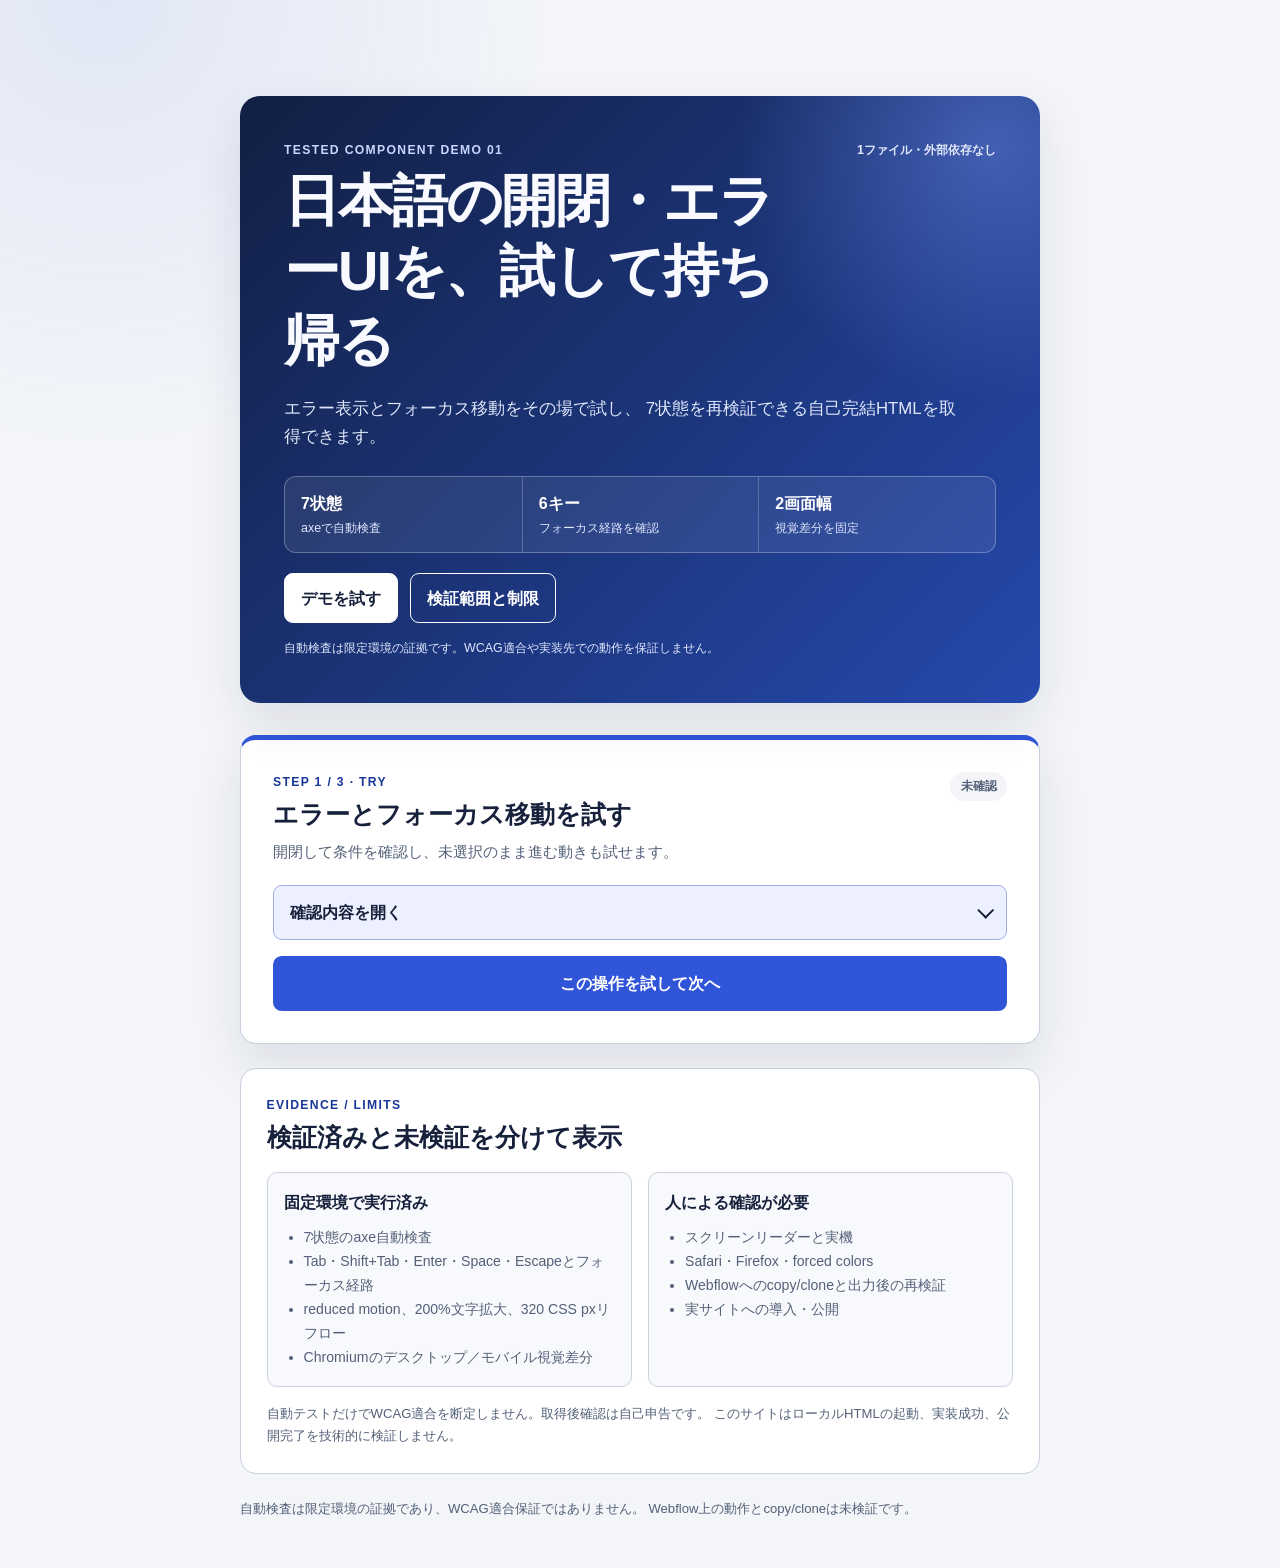
<file: public/index.html>
<!DOCTYPE html>
<html lang="ja">
  <head>
    <meta charset="utf-8">
    <meta name="viewport" content="width=device-width, initial-scale=1">
    <link rel="canonical" href="https://jp-a11y-component-lab.pages.dev/">
    <meta property="og:url" content="https://jp-a11y-component-lab.pages.dev/">
    <link rel="license" href="./LICENSE.txt">
    <meta
      name="description"
      content="日本語の開閉と入力エラーUIを試し、検証手順と自己完結HTML bundleを取得できる単一tested demo。"
    >
    <meta property="og:title" content="日本語Disclosure/Error UI | Tested Component Demo">
    <meta
      property="og:description"
      content="開閉、入力エラー、フォーカス移動を試し、検証可能なコードbundleを取得できます。"
    >
    <meta property="og:type" content="website">
    <meta property="og:locale" content="ja_JP">
    <meta name="twitter:card" content="summary">
    <title>日本語Disclosure/Error UI | Tested Component Demo</title>
    <link rel="stylesheet" href="./styles.css">
    <script type="module" src="./src/app.js"></script>
  </head>
  <body>
    <a class="skip-link" href="#component-heading">コンポーネントへ移動</a>

    <main class="page-shell">
      <header class="intro intro--landing">
        <div class="intro__topline">
          <p class="eyebrow">TESTED COMPONENT DEMO 01</p>
          <p class="version-note">1ファイル・外部依存なし</p>
        </div>
        <h1 id="component-heading">日本語の開閉・エラーUIを、試して持ち帰る</h1>
        <p class="lead">
          エラー表示とフォーカス移動をその場で試し、
          7状態を再検証できる自己完結HTMLを取得できます。
        </p>
        <ul class="proof-strip">
          <li class="proof-item"><strong>7状態</strong><span>axeで自動検査</span></li>
          <li class="proof-item"><strong>6キー</strong><span>フォーカス経路を確認</span></li>
          <li class="proof-item"><strong>2画面幅</strong><span>視覚差分を固定</span></li>
        </ul>
        <div class="intro__actions">
          <a class="hero-link hero-link--primary" href="#disclosure-error-pattern">デモを試す</a>
          <a class="hero-link hero-link--secondary" href="#evidence-summary">検証範囲と制限</a>
        </div>
        <p class="scope-note">
          自動検査は限定環境の証拠です。WCAG適合や実装先での動作を保証しません。
        </p>
      </header>

      <section
        id="disclosure-error-pattern"
        class="pattern-card"
        aria-labelledby="pattern-title"
        data-state="collapsed-pristine"
      >
        <div class="pattern-card__heading">
          <div>
            <p class="step-label">STEP 1 / 3 · TRY</p>
            <h2 id="pattern-title">エラーとフォーカス移動を試す</h2>
            <p class="pattern-card__summary">開閉して条件を確認し、未選択のまま進む動きも試せます。</p>
          </div>
          <span class="state-badge" aria-hidden="true">未確認</span>
        </div>

        <div id="validation-error" class="error-message" role="alert" hidden>
          <p><strong>確認を完了できませんでした。</strong></p>
          <p class="error-message__detail">詳細を開いて「操作条件を確認しました」を選んでください。</p>
          <button class="error-jump" type="button">確認項目へ移動</button>
        </div>

        <button
          id="disclosure-toggle"
          class="disclosure-toggle"
          type="button"
          aria-expanded="false"
          aria-controls="disclosure-panel"
        >
          <span>確認内容を開く</span>
          <span class="toggle-icon" aria-hidden="true"></span>
        </button>

        <div id="disclosure-panel" class="disclosure-panel" hidden>
          <p>
            未選択のまま進むと、エラーを表示してこの確認項目へフォーカスを移します。
            Escapeではパネルを閉じ、開閉ボタンへ戻ります。
          </p>

          <div class="check-row">
            <input
              id="confirmation"
              name="confirmation"
              type="checkbox"
              aria-describedby="confirmation-hint"
              aria-errormessage="validation-error"
            >
            <div>
              <label for="confirmation">操作条件を確認しました</label>
              <p id="confirmation-hint">選択はこのページ内だけで使われ、送信されません。</p>
            </div>
          </div>
        </div>

        <button id="complete-button" class="primary-button" type="button">
          この操作を試して次へ
        </button>

        <p id="completion-status" class="completion-status" role="status" hidden>
          デモ操作を確認しました。次に自己完結HTMLを取得できます。
        </p>
      </section>

      <section id="acquisition-card" class="acquisition-card" aria-labelledby="acquisition-heading" hidden>
        <p class="step-label">STEP 2 / 3 · GET THE CODE</p>
        <h2 id="acquisition-heading">1ファイルのHTMLを取得</h2>
        <p class="acquisition-card__description">
          HTML・CSS・JavaScriptをまとめた自己完結型です。
          保存後に同梱の状態再現APIとrepositoryのrunbookで再検証できます。
        </p>
        <ul class="bundle-facts">
          <li class="bundle-fact">外部通信なし</li>
          <li class="bundle-fact">7状態を再現</li>
          <li class="bundle-fact">SHA-256付き</li>
        </ul>
        <a
          id="bundle-download"
          class="download-button"
          href="./artifacts/jp-disclosure-error-component.html"
          download="jp-disclosure-error-component.html"
        >
          自己完結HTMLを取得
        </a>
        <p id="acquisition-status" class="acquisition-status" role="status" hidden>
          ダウンロードを開始しました。保存したHTMLを開き、同じ操作を確認してください。
        </p>
        <div id="use-confirmation" class="use-confirmation" hidden>
          <p id="use-confirmation-help">
            保存したHTMLを開いて操作確認まで終えた場合だけ、次のボタンを押してください。
            導入・公開の完了は計測しません。記録するのは固定イベント名だけです。
          </p>
          <button
            id="confirm-use-button"
            class="confirmation-button"
            type="button"
            aria-describedby="use-confirmation-help"
          >
            保存したHTMLを開いて確認できた
          </button>
          <p id="use-confirmation-status" class="use-confirmation__status" role="status" hidden>
            自己申告による取得後確認を記録しました。必要な場合だけ、通常の公式ページへ進めます。
          </p>
        </div>
        <p class="hash-note">
          整合性確認:
          <a href="./artifacts/SHA256SUMS" download="SHA256SUMS">SHA-256 manifest</a>
        </p>
      </section>

      <aside id="official-card" class="official-card" aria-labelledby="official-heading" hidden>
        <p class="step-label">STEP 3 / 3 · OPTIONAL</p>
        <h2 id="official-heading">必要なら、サイト制作へ</h2>
        <p class="official-card__description">
          取得後の確認を終え、サイト制作を続ける必要がある場合だけ利用する、
          通常のWebflow公式リンクです。このHTMLの利用には必要ありません。
        </p>
        <a
          id="official-product-link"
          class="text-link"
          href="https://webflow.com/platform"
          target="_blank"
          rel="noopener noreferrer"
        >
          公式サイトを開く<span aria-hidden="true"> ↗</span>
        </a>

      </aside>

      <section id="evidence-summary" class="evidence-card" aria-labelledby="evidence-heading">
        <p class="step-label">EVIDENCE / LIMITS</p>
        <h2 id="evidence-heading">検証済みと未検証を分けて表示</h2>
        <div class="evidence-grid">
          <div>
            <h3>固定環境で実行済み</h3>
            <ul>
              <li>7状態のaxe自動検査</li>
              <li>Tab・Shift+Tab・Enter・Space・Escapeとフォーカス経路</li>
              <li>reduced motion、200%文字拡大、320 CSS pxリフロー</li>
              <li>Chromiumのデスクトップ／モバイル視覚差分</li>
            </ul>
          </div>
          <div>
            <h3>人による確認が必要</h3>
            <ul>
              <li>スクリーンリーダーと実機</li>
              <li>Safari・Firefox・forced colors</li>
              <li>Webflowへのcopy/cloneと出力後の再検証</li>
              <li>実サイトへの導入・公開</li>
            </ul>
          </div>
        </div>
        <p class="evidence-card__note">
          自動テストだけでWCAG適合を断定しません。取得後確認は自己申告です。
          このサイトはローカルHTMLの起動、実装成功、公開完了を技術的に検証しません。
        </p>
      </section>

      <footer class="page-note">
        <p class="page-note__text">
          自動検査は限定環境の証拠であり、WCAG適合保証ではありません。
          Webflow上の動作とcopy/cloneは未検証です。
        </p>
      </footer>
    </main>

    <noscript>このパターンの開閉とエラー確認には JavaScript が必要です。</noscript>
  </body>
</html>
</file>
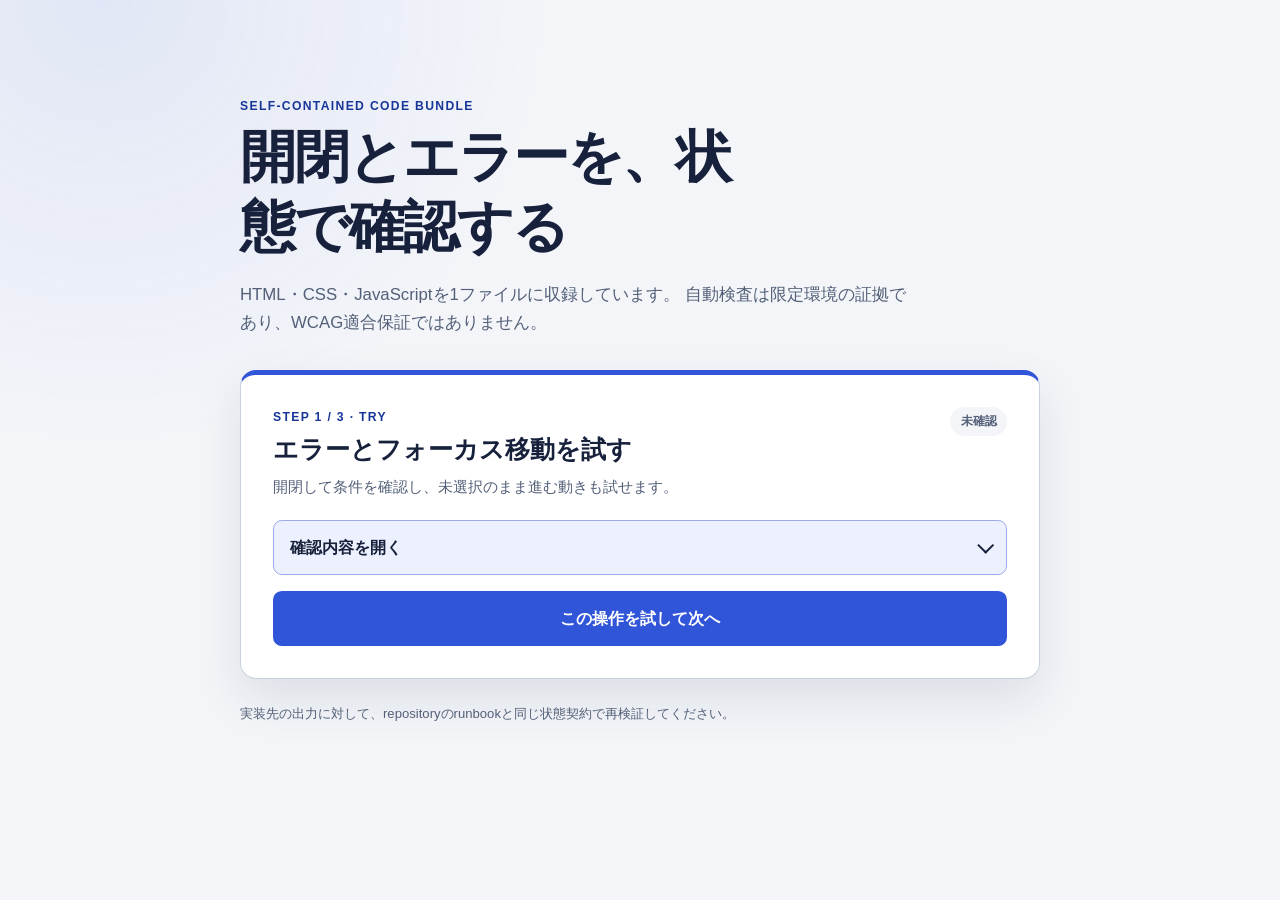
<file: public/artifacts/jp-disclosure-error-component.html>
<!DOCTYPE html>
<html lang="ja">
  <head>
    <meta charset="utf-8">
    <meta name="viewport" content="width=device-width, initial-scale=1">
    <meta name="license" content="Owner-approved license file">
    <meta
      name="description"
      content="日本語の開閉、入力エラー、フォーカス移動を確認できる自己完結型コードbundle。"
    >
    <title>日本語Disclosure/Error UI | Code Bundle</title>
    <style>
:root {
  color-scheme: light;

  --ink: #17213c;
  --muted: #536078;
  --paper: #fff;
  --canvas: #f3f5f9;
  --line: #c9d0de;
  --accent: #3155d9;
  --accent-dark: #173698;
  --accent-soft: #edf1ff;
  --danger: #a51d2d;
  --danger-soft: #fff0f1;
  --success: #176b4d;
  --success-soft: #eaf8f1;
  --focus: #f4b400;
  --shadow: 0 1.25rem 3rem rgb(23 33 60 / 10%);
}

* {
  box-sizing: border-box;
}

html {
  background: var(--canvas);
  font-family: "Hiragino Sans", "Yu Gothic", Meiryo, sans-serif;
  line-height: 1.7;
}

body {
  min-width: 0;
  margin: 0;
  color: var(--ink);
  background:
    radial-gradient(circle at 8% 0%, rgb(49 85 217 / 9%), transparent 28rem),
    var(--canvas);
}

button,
input {
  font: inherit;
}

button,
a {
  -webkit-tap-highlight-color: transparent;
}

button:focus-visible,
a:focus-visible,
input:focus-visible,
input.is-programmatic-focus {
  outline: 0.1875rem solid var(--focus);
  outline-offset: 0.1875rem;
}

.skip-link {
  position: fixed;
  z-index: 10;
  top: 0.75rem;
  left: 0.75rem;
  width: 1px;
  height: 1px;
  padding: 0;
  overflow: hidden;
  color: var(--paper);
  background: var(--ink);
  border: 0;
  border-radius: 0.35rem;
  clip-path: inset(50%);
  transform: translateY(calc(-100% - 1rem));
  white-space: nowrap;
}

.skip-link:focus {
  width: auto;
  height: auto;
  padding: 0.65rem 0.9rem;
  overflow: visible;
  clip-path: none;
  transform: none;
  white-space: normal;
}

.page-shell {
  width: min(100% - 2rem, 50rem);
  margin-inline: auto;
  padding-block: clamp(2.5rem, 8vw, 6rem) 3rem;
}

.intro {
  margin-bottom: 2rem;
}

.eyebrow,
.step-label {
  margin: 0 0 0.35rem;
  color: var(--accent-dark);
  font-size: 0.76rem;
  font-weight: 800;
  letter-spacing: 0.11em;
}

h1,
h2,
p {
  overflow-wrap: anywhere;
}

h1 {
  max-width: 17ch;
  margin: 0;
  font-size: clamp(2rem, 6vw, 3.5rem);
  line-height: 1.25;
  letter-spacing: -0.035em;
}

h2 {
  margin: 0;
  font-size: clamp(1.25rem, 3vw, 1.55rem);
  line-height: 1.4;
}

.lead {
  max-width: 42rem;
  margin: 1.15rem 0 0;
  color: var(--muted);
  font-size: 1.05rem;
}

.pattern-card {
  padding: clamp(1.1rem, 4vw, 2rem);
  background: var(--paper);
  border: 1px solid var(--line);
  border-top: 0.35rem solid var(--accent);
  border-radius: 1rem;
  box-shadow: var(--shadow);
}

.pattern-card__heading {
  display: flex;
  gap: 1rem;
  align-items: flex-start;
  justify-content: space-between;
  margin-bottom: 1.25rem;
}

.pattern-card__summary {
  max-width: 34rem;
  margin: 0.45rem 0 0;
  color: var(--muted);
  font-size: 0.92rem;
}

.state-badge {
  flex: 0 0 auto;
  padding: 0.25rem 0.65rem;
  color: var(--muted);
  background: var(--canvas);
  border-radius: 999px;
  font-size: 0.78rem;
  font-weight: 700;
}

[data-state$="ready"] .state-badge,
[data-state="completed"] .state-badge {
  color: var(--success);
  background: var(--success-soft);
}

[data-state*="error"] .state-badge {
  color: var(--danger);
  background: var(--danger-soft);
}

.error-message {
  margin-bottom: 1rem;
  padding: 1rem;
  color: #74111e;
  background: var(--danger-soft);
  border: 1px solid #e69ca5;
  border-left: 0.35rem solid var(--danger);
  border-radius: 0.5rem;
}

.error-message p {
  margin: 0;
}

.error-message__detail {
  margin-top: 0.25rem;
}

.error-jump {
  margin-top: 0.55rem;
  padding: 0;
  color: var(--danger);
  background: transparent;
  border: 0;
  font-weight: 700;
  text-decoration: underline;
  text-underline-offset: 0.2em;
  cursor: pointer;
}

.disclosure-toggle {
  display: flex;
  width: 100%;
  min-height: 3.25rem;
  padding: 0.8rem 1rem;
  align-items: center;
  justify-content: space-between;
  color: var(--ink);
  background: var(--accent-soft);
  border: 1px solid #9cabe9;
  border-radius: 0.55rem;
  font-weight: 750;
  text-align: left;
  cursor: pointer;
}

.disclosure-toggle:hover {
  background: #e1e7ff;
}

.toggle-icon {
  width: 0.75rem;
  height: 0.75rem;
  margin-left: 1rem;
  border-right: 0.16rem solid currentcolor;
  border-bottom: 0.16rem solid currentcolor;
  transform: rotate(45deg) translateY(-0.15rem);
  transition: transform 160ms ease-out;
}

[aria-expanded="true"] .toggle-icon {
  transform: rotate(225deg) translate(-0.1rem, -0.1rem);
}

.disclosure-panel {
  padding: 1rem 0.2rem 0;
}

.disclosure-panel > p {
  margin: 0 0 1rem;
  color: var(--muted);
}

.check-row {
  display: grid;
  grid-template-columns: auto minmax(0, 1fr);
  gap: 0.7rem;
  align-items: start;
  padding: 1rem;
  background: #f8f9fc;
  border: 1px solid var(--line);
  border-radius: 0.55rem;
}

.check-row input {
  width: 1.5rem;
  height: 1.5rem;
  margin: 0.12rem 0 0;
  accent-color: var(--accent);
}

.check-row input[aria-invalid="true"] {
  box-shadow: 0 0 0 0.18rem var(--danger);
}

.check-row label {
  display: inline-block;
  font-weight: 750;
  cursor: pointer;
}

.check-row p {
  margin: 0.25rem 0 0;
  color: var(--muted);
  font-size: 0.88rem;
}

.primary-button {
  width: 100%;
  min-height: 3.25rem;
  margin-top: 1rem;
  padding: 0.75rem 1rem;
  color: var(--paper);
  background: var(--accent);
  border: 0.125rem solid var(--accent);
  border-radius: 0.55rem;
  font-weight: 750;
  cursor: pointer;
}

.primary-button:hover {
  background: var(--accent-dark);
  border-color: var(--accent-dark);
}

.completion-status {
  margin: 1rem 0 0;
  padding: 0.9rem 1rem;
  color: #10543c;
  background: var(--success-soft);
  border: 1px solid #8bc8ae;
  border-radius: 0.55rem;
  font-weight: 700;
}

.page-note {
  padding: 1.5rem 0 0;
  color: var(--muted);
  font-size: 0.82rem;
}

.page-note__text {
  margin: 0;
}

noscript {
  display: block;
  padding: 1rem;
  color: #74111e;
  background: var(--danger-soft);
}

[hidden] {
  display: none !important;
}

@media (width <= 34rem) {
  .page-shell {
    width: min(100% - 16px, 50rem);
    padding-top: 2.5rem;
  }

  .pattern-card,
  .error-message,
  .check-row {
    padding-inline: 16px;
  }

  .disclosure-toggle,
  .primary-button {
    padding-inline: 16px;
  }

  .pattern-card__heading {
    display: block;
  }

  .state-badge {
    display: inline-block;
    margin-top: 0.6rem;
  }
}

@media (prefers-reduced-motion: reduce) {
  *,
  *::before,
  *::after {
    scroll-behavior: auto !important;
    transition-duration: 0.01ms !important;
    animation-duration: 0.01ms !important;
    animation-iteration-count: 1 !important;
  }
}
    </style>
  </head>
  <body>
    <a class="skip-link" href="#component-heading">コンポーネントへ移動</a>
    <main class="page-shell">
      <header class="intro">
        <p class="eyebrow">SELF-CONTAINED CODE BUNDLE</p>
        <h1 id="component-heading">開閉とエラーを、状態で確認する</h1>
        <p class="lead">
          HTML・CSS・JavaScriptを1ファイルに収録しています。
          自動検査は限定環境の証拠であり、WCAG適合保証ではありません。
        </p>
      </header>

<section
        id="disclosure-error-pattern"
        class="pattern-card"
        aria-labelledby="pattern-title"
        data-state="collapsed-pristine"
      >
        <div class="pattern-card__heading">
          <div>
            <p class="step-label">STEP 1 / 3 · TRY</p>
            <h2 id="pattern-title">エラーとフォーカス移動を試す</h2>
            <p class="pattern-card__summary">開閉して条件を確認し、未選択のまま進む動きも試せます。</p>
          </div>
          <span class="state-badge" aria-hidden="true">未確認</span>
        </div>

        <div id="validation-error" class="error-message" role="alert" hidden>
          <p><strong>確認を完了できませんでした。</strong></p>
          <p class="error-message__detail">詳細を開いて「操作条件を確認しました」を選んでください。</p>
          <button class="error-jump" type="button">確認項目へ移動</button>
        </div>

        <button
          id="disclosure-toggle"
          class="disclosure-toggle"
          type="button"
          aria-expanded="false"
          aria-controls="disclosure-panel"
        >
          <span>確認内容を開く</span>
          <span class="toggle-icon" aria-hidden="true"></span>
        </button>

        <div id="disclosure-panel" class="disclosure-panel" hidden>
          <p>
            未選択のまま進むと、エラーを表示してこの確認項目へフォーカスを移します。
            Escapeではパネルを閉じ、開閉ボタンへ戻ります。
          </p>

          <div class="check-row">
            <input
              id="confirmation"
              name="confirmation"
              type="checkbox"
              aria-describedby="confirmation-hint"
              aria-errormessage="validation-error"
            >
            <div>
              <label for="confirmation">操作条件を確認しました</label>
              <p id="confirmation-hint">選択はこのページ内だけで使われ、送信されません。</p>
            </div>
          </div>
        </div>

        <button id="complete-button" class="primary-button" type="button">
          この操作を試して次へ
        </button>

        <p id="completion-status" class="completion-status" role="status" hidden>
          デモ操作を確認しました。次に自己完結HTMLを取得できます。
        </p>
      </section>

      <footer class="page-note">
        <p class="page-note__text">
          実装先の出力に対して、repositoryのrunbookと同じ状態契約で再検証してください。
        </p>
      </footer>
    </main>

    <script>
const VALID_STATES = new Set([
  "collapsed-pristine",
  "expanded-pristine",
  "collapsed-error",
  "expanded-error",
  "collapsed-ready",
  "expanded-ready",
  "completed"
]);

class DisclosureErrorPattern {
  constructor(root, { onReadyForAcquisition = () => {} } = {}) {
    this.root = root;
    this.onReadyForAcquisition = onReadyForAcquisition;
    this.toggle = root.querySelector("#disclosure-toggle");
    this.panel = root.querySelector("#disclosure-panel");
    this.checkbox = root.querySelector("#confirmation");
    this.completeButton = root.querySelector("#complete-button");
    this.error = root.querySelector("#validation-error");
    this.errorJump = root.querySelector(".error-jump");
    this.status = root.querySelector("#completion-status");
    this.badge = root.querySelector(".state-badge");
    this.open = false;
    this.checked = false;
    this.hasError = false;
    this.completed = false;

    this.bindEvents();
    this.render();
  }

  bindEvents() {
    this.toggle.addEventListener("click", () => {
      this.completed = false;
      this.open = !this.open;
      this.render();
    });

    this.panel.addEventListener("keydown", (event) => {
      if (event.key !== "Escape") return;
      event.preventDefault();
      this.open = false;
      this.render();
      this.toggle.focus();
    });

    this.checkbox.addEventListener("change", () => {
      this.checked = this.checkbox.checked;
      this.hasError = false;
      this.completed = false;
      this.render();
    });

    this.checkbox.addEventListener("blur", () => {
      this.checkbox.classList.remove("is-programmatic-focus");
    });

    this.completeButton.addEventListener("click", () => {
      if (!this.checked) {
        this.open = true;
        this.hasError = true;
        this.completed = false;
        this.render();
        this.focusCheckbox();
        return;
      }

      this.open = false;
      this.hasError = false;
      this.completed = true;
      this.render();
      this.onReadyForAcquisition();
    });

    this.errorJump.addEventListener("click", () => {
      this.open = true;
      this.render();
      this.focusCheckbox();
    });
  }

  focusCheckbox() {
    this.checkbox.classList.add("is-programmatic-focus");
    this.checkbox.focus();
  }

  get state() {
    if (this.completed) return "completed";
    const visibility = this.open ? "expanded" : "collapsed";
    const condition = this.hasError ? "error" : this.checked ? "ready" : "pristine";
    return `${visibility}-${condition}`;
  }

  render() {
    const state = this.state;
    this.root.dataset.state = state;
    this.toggle.setAttribute("aria-expanded", String(this.open));
    this.panel.hidden = !this.open;
    this.checkbox.checked = this.checked;
    this.checkbox.setAttribute("aria-invalid", String(this.hasError));
    this.error.hidden = !this.hasError;
    this.status.hidden = !this.completed;
    this.badge.textContent = this.hasError ? "要確認" : this.checked ? "確認済み" : "未確認";
  }

  setState(state) {
    if (!VALID_STATES.has(state)) throw new Error(`Unknown state: ${state}`);

    this.open = state.startsWith("expanded");
    this.checked = state.includes("ready") || state === "completed";
    this.hasError = state.includes("error");
    this.completed = state === "completed";
    this.render();
  }
}

const TEST_STATES = Object.freeze([...VALID_STATES]);

const root = document.querySelector("#disclosure-error-pattern");
const component = new DisclosureErrorPattern(root);

window.__componentTestApi = Object.freeze({
  setState: (state) => component.setState(state),
  states: TEST_STATES,
  getState: () => component.state
});
    </script>
    <!--
MIT License

Copyright (c) 2026 Plainproof Labs

Permission is hereby granted, free of charge, to any person obtaining a copy
of this software and associated documentation files (the "Software"), to deal
in the Software without restriction, including without limitation the rights
to use, copy, modify, merge, publish, distribute, sublicense, and/or sell
copies of the Software, and to permit persons to whom the Software is
furnished to do so, subject to the following conditions:

The above copyright notice and this permission notice shall be included in all
copies or substantial portions of the Software.

THE SOFTWARE IS PROVIDED "AS IS", WITHOUT WARRANTY OF ANY KIND, EXPRESS OR
IMPLIED, INCLUDING BUT NOT LIMITED TO THE WARRANTIES OF MERCHANTABILITY,
FITNESS FOR A PARTICULAR PURPOSE AND NONINFRINGEMENT. IN NO EVENT SHALL THE
AUTHORS OR COPYRIGHT HOLDERS BE LIABLE FOR ANY CLAIM, DAMAGES OR OTHER
LIABILITY, WHETHER IN AN ACTION OF CONTRACT, TORT OR OTHERWISE, ARISING FROM,
OUT OF OR IN CONNECTION WITH THE SOFTWARE OR THE USE OR OTHER DEALINGS IN THE
SOFTWARE.
    -->
  </body>
</html>
</file>
<file: public/styles.css>
/* component-bundle:start */
:root {
  color-scheme: light;

  --ink: #17213c;
  --muted: #536078;
  --paper: #fff;
  --canvas: #f3f5f9;
  --line: #c9d0de;
  --accent: #3155d9;
  --accent-dark: #173698;
  --accent-soft: #edf1ff;
  --danger: #a51d2d;
  --danger-soft: #fff0f1;
  --success: #176b4d;
  --success-soft: #eaf8f1;
  --focus: #f4b400;
  --shadow: 0 1.25rem 3rem rgb(23 33 60 / 10%);
}

* {
  box-sizing: border-box;
}

html {
  background: var(--canvas);
  font-family: "Hiragino Sans", "Yu Gothic", Meiryo, sans-serif;
  line-height: 1.7;
}

body {
  min-width: 0;
  margin: 0;
  color: var(--ink);
  background:
    radial-gradient(circle at 8% 0%, rgb(49 85 217 / 9%), transparent 28rem),
    var(--canvas);
}

button,
input {
  font: inherit;
}

button,
a {
  -webkit-tap-highlight-color: transparent;
}

button:focus-visible,
a:focus-visible,
input:focus-visible,
input.is-programmatic-focus {
  outline: 0.1875rem solid var(--focus);
  outline-offset: 0.1875rem;
}

.skip-link {
  position: fixed;
  z-index: 10;
  top: 0.75rem;
  left: 0.75rem;
  width: 1px;
  height: 1px;
  padding: 0;
  overflow: hidden;
  color: var(--paper);
  background: var(--ink);
  border: 0;
  border-radius: 0.35rem;
  clip-path: inset(50%);
  transform: translateY(calc(-100% - 1rem));
  white-space: nowrap;
}

.skip-link:focus {
  width: auto;
  height: auto;
  padding: 0.65rem 0.9rem;
  overflow: visible;
  clip-path: none;
  transform: none;
  white-space: normal;
}

.page-shell {
  width: min(100% - 2rem, 50rem);
  margin-inline: auto;
  padding-block: clamp(2.5rem, 8vw, 6rem) 3rem;
}

.intro {
  margin-bottom: 2rem;
}

.eyebrow,
.step-label {
  margin: 0 0 0.35rem;
  color: var(--accent-dark);
  font-size: 0.76rem;
  font-weight: 800;
  letter-spacing: 0.11em;
}

h1,
h2,
p {
  overflow-wrap: anywhere;
}

h1 {
  max-width: 17ch;
  margin: 0;
  font-size: clamp(2rem, 6vw, 3.5rem);
  line-height: 1.25;
  letter-spacing: -0.035em;
}

h2 {
  margin: 0;
  font-size: clamp(1.25rem, 3vw, 1.55rem);
  line-height: 1.4;
}

.lead {
  max-width: 42rem;
  margin: 1.15rem 0 0;
  color: var(--muted);
  font-size: 1.05rem;
}

.pattern-card {
  padding: clamp(1.1rem, 4vw, 2rem);
  background: var(--paper);
  border: 1px solid var(--line);
  border-top: 0.35rem solid var(--accent);
  border-radius: 1rem;
  box-shadow: var(--shadow);
}

.pattern-card__heading {
  display: flex;
  gap: 1rem;
  align-items: flex-start;
  justify-content: space-between;
  margin-bottom: 1.25rem;
}

.pattern-card__summary {
  max-width: 34rem;
  margin: 0.45rem 0 0;
  color: var(--muted);
  font-size: 0.92rem;
}

.state-badge {
  flex: 0 0 auto;
  padding: 0.25rem 0.65rem;
  color: var(--muted);
  background: var(--canvas);
  border-radius: 999px;
  font-size: 0.78rem;
  font-weight: 700;
}

[data-state$="ready"] .state-badge,
[data-state="completed"] .state-badge {
  color: var(--success);
  background: var(--success-soft);
}

[data-state*="error"] .state-badge {
  color: var(--danger);
  background: var(--danger-soft);
}

.error-message {
  margin-bottom: 1rem;
  padding: 1rem;
  color: #74111e;
  background: var(--danger-soft);
  border: 1px solid #e69ca5;
  border-left: 0.35rem solid var(--danger);
  border-radius: 0.5rem;
}

.error-message p {
  margin: 0;
}

.error-message__detail {
  margin-top: 0.25rem;
}

.error-jump {
  margin-top: 0.55rem;
  padding: 0;
  color: var(--danger);
  background: transparent;
  border: 0;
  font-weight: 700;
  text-decoration: underline;
  text-underline-offset: 0.2em;
  cursor: pointer;
}

.disclosure-toggle {
  display: flex;
  width: 100%;
  min-height: 3.25rem;
  padding: 0.8rem 1rem;
  align-items: center;
  justify-content: space-between;
  color: var(--ink);
  background: var(--accent-soft);
  border: 1px solid #9cabe9;
  border-radius: 0.55rem;
  font-weight: 750;
  text-align: left;
  cursor: pointer;
}

.disclosure-toggle:hover {
  background: #e1e7ff;
}

.toggle-icon {
  width: 0.75rem;
  height: 0.75rem;
  margin-left: 1rem;
  border-right: 0.16rem solid currentcolor;
  border-bottom: 0.16rem solid currentcolor;
  transform: rotate(45deg) translateY(-0.15rem);
  transition: transform 160ms ease-out;
}

[aria-expanded="true"] .toggle-icon {
  transform: rotate(225deg) translate(-0.1rem, -0.1rem);
}

.disclosure-panel {
  padding: 1rem 0.2rem 0;
}

.disclosure-panel > p {
  margin: 0 0 1rem;
  color: var(--muted);
}

.check-row {
  display: grid;
  grid-template-columns: auto minmax(0, 1fr);
  gap: 0.7rem;
  align-items: start;
  padding: 1rem;
  background: #f8f9fc;
  border: 1px solid var(--line);
  border-radius: 0.55rem;
}

.check-row input {
  width: 1.5rem;
  height: 1.5rem;
  margin: 0.12rem 0 0;
  accent-color: var(--accent);
}

.check-row input[aria-invalid="true"] {
  box-shadow: 0 0 0 0.18rem var(--danger);
}

.check-row label {
  display: inline-block;
  font-weight: 750;
  cursor: pointer;
}

.check-row p {
  margin: 0.25rem 0 0;
  color: var(--muted);
  font-size: 0.88rem;
}

.primary-button {
  width: 100%;
  min-height: 3.25rem;
  margin-top: 1rem;
  padding: 0.75rem 1rem;
  color: var(--paper);
  background: var(--accent);
  border: 0.125rem solid var(--accent);
  border-radius: 0.55rem;
  font-weight: 750;
  cursor: pointer;
}

.primary-button:hover {
  background: var(--accent-dark);
  border-color: var(--accent-dark);
}

.completion-status {
  margin: 1rem 0 0;
  padding: 0.9rem 1rem;
  color: #10543c;
  background: var(--success-soft);
  border: 1px solid #8bc8ae;
  border-radius: 0.55rem;
  font-weight: 700;
}

.page-note {
  padding: 1.5rem 0 0;
  color: var(--muted);
  font-size: 0.82rem;
}

.page-note__text {
  margin: 0;
}

noscript {
  display: block;
  padding: 1rem;
  color: #74111e;
  background: var(--danger-soft);
}

[hidden] {
  display: none !important;
}

@media (width <= 34rem) {
  .page-shell {
    width: min(100% - 16px, 50rem);
    padding-top: 2.5rem;
  }

  .pattern-card,
  .error-message,
  .check-row {
    padding-inline: 16px;
  }

  .disclosure-toggle,
  .primary-button {
    padding-inline: 16px;
  }

  .pattern-card__heading {
    display: block;
  }

  .state-badge {
    display: inline-block;
    margin-top: 0.6rem;
  }
}

@media (prefers-reduced-motion: reduce) {
  *,
  *::before,
  *::after {
    scroll-behavior: auto !important;
    transition-duration: 0.01ms !important;
    animation-duration: 0.01ms !important;
    animation-iteration-count: 1 !important;
  }
}

/* component-bundle:end */

.intro--landing {
  position: relative;
  overflow: hidden;
  padding: clamp(1.5rem, 5vw, 2.75rem);
  color: #f8faff;
  background:
    radial-gradient(circle at 94% 8%, rgb(123 155 255 / 40%), transparent 16rem),
    linear-gradient(135deg, #121f43 0%, #2549ad 100%);
  border-radius: 1.25rem;
  box-shadow: var(--shadow);
}

.intro--landing .eyebrow {
  color: #c8d5ff;
}

.intro--landing .lead {
  color: #e0e7fb;
}

.intro__topline {
  display: flex;
  gap: 1rem;
  align-items: baseline;
  justify-content: space-between;
}

.version-note {
  margin: 0;
  color: #e0e7fb;
  font-size: 0.78rem;
  font-weight: 700;
}

.proof-strip {
  display: grid;
  margin: 1.5rem 0 0;
  padding: 0;
  grid-template-columns: repeat(3, minmax(0, 1fr));
  list-style: none;
  background: rgb(255 255 255 / 8%);
  border: 1px solid rgb(255 255 255 / 28%);
  border-radius: 0.75rem;
}

.proof-item {
  min-width: 0;
  padding: 0.85rem 1rem;
}

.proof-item + .proof-item {
  border-left: 1px solid rgb(255 255 255 / 22%);
}

.proof-item strong,
.proof-item span {
  display: block;
}

.proof-item strong {
  color: #fff;
  font-size: 1rem;
}

.proof-item span {
  color: #dfe7ff;
  font-size: 0.78rem;
}

.intro__actions {
  display: flex;
  gap: 0.75rem;
  margin-top: 1.25rem;
  flex-wrap: wrap;
}

.hero-link {
  display: inline-flex;
  min-height: 3rem;
  padding: 0.65rem 1rem;
  align-items: center;
  justify-content: center;
  border: 1px solid #fff;
  border-radius: 0.55rem;
  font-weight: 750;
  text-decoration: none;
}

.hero-link--primary {
  color: #17213c;
  background: #fff;
}

.hero-link--secondary {
  color: #fff;
  background: transparent;
}

.hero-link:hover {
  text-decoration: underline;
  text-underline-offset: 0.2em;
}

.scope-note {
  margin: 0.9rem 0 0;
  color: #dfe7ff;
  font-size: 0.78rem;
}

.acquisition-card,
.official-card,
.evidence-card {
  background: var(--paper);
  border: 1px solid var(--line);
  border-radius: 1rem;
  box-shadow: var(--shadow);
}

.official-card {
  margin-top: 1.5rem;
  padding: clamp(1.1rem, 4vw, 1.6rem);
  box-shadow: none;
}

.acquisition-card {
  margin-top: 1.5rem;
  padding: clamp(1.1rem, 4vw, 1.6rem);
  border-top: 0.35rem solid var(--success);
  box-shadow: none;
}

.acquisition-card__description {
  margin: 0.75rem 0 1rem;
  color: var(--muted);
}

.bundle-facts {
  display: flex;
  gap: 0.5rem;
  margin: 0 0 1rem;
  padding: 0;
  flex-wrap: wrap;
  list-style: none;
}

.bundle-fact {
  padding: 0.28rem 0.65rem;
  color: #10543c;
  background: var(--success-soft);
  border: 1px solid #b5dcca;
  border-radius: 999px;
  font-size: 0.78rem;
  font-weight: 700;
}

.download-button {
  display: inline-flex;
  min-height: 3.25rem;
  padding: 0.75rem 1rem;
  align-items: center;
  justify-content: center;
  color: var(--paper);
  background: var(--success);
  border: 0.125rem solid var(--success);
  border-radius: 0.55rem;
  font-weight: 750;
  text-align: center;
  text-decoration: none;
}

.download-button:hover {
  background: #10543c;
  border-color: #10543c;
}

.hash-note,
.acquisition-status {
  margin: 0.75rem 0 0;
}

.hash-note {
  color: var(--muted);
  font-size: 0.88rem;
}

.acquisition-status {
  padding: 0.9rem 1rem;
  color: #10543c;
  background: var(--success-soft);
  border: 1px solid #8bc8ae;
  border-radius: 0.55rem;
  font-weight: 700;
}

.use-confirmation {
  margin-top: 0.9rem;
  padding: 1rem;
  background: #f8f9fc;
  border: 1px solid var(--line);
  border-radius: 0.65rem;
}

.use-confirmation > p {
  margin: 0;
  color: var(--muted);
}

.confirmation-button {
  min-height: 3.25rem;
  margin-top: 0.75rem;
  padding: 0.7rem 1rem;
  color: var(--ink);
  background: var(--paper);
  border: 0.125rem solid var(--accent);
  border-radius: 0.55rem;
  font-weight: 750;
  cursor: pointer;
}

.confirmation-button:disabled {
  color: #10543c;
  background: var(--success-soft);
  border-color: #8bc8ae;
  cursor: default;
}

.confirmation-button:hover:not(:disabled) {
  color: var(--paper);
  background: var(--accent-dark);
  border-color: var(--accent-dark);
}

.use-confirmation .use-confirmation__status {
  margin-top: 0.75rem;
  color: #10543c;
  font-weight: 700;
}

.official-card__description {
  margin: 0.75rem 0;
  color: var(--muted);
}

.text-link {
  display: inline-flex;
  min-height: 1.5rem;
  align-items: center;
  color: var(--accent-dark);
  font-weight: 750;
  text-decoration-thickness: 0.1em;
  text-underline-offset: 0.2em;
}

.evidence-card {
  margin-top: 1.5rem;
  padding: clamp(1.1rem, 4vw, 1.6rem);
  box-shadow: none;
}

.evidence-grid {
  display: grid;
  gap: 1rem;
  margin-top: 1rem;
  grid-template-columns: repeat(2, minmax(0, 1fr));
}

.evidence-grid > div {
  padding: 1rem;
  background: #f8f9fc;
  border: 1px solid var(--line);
  border-radius: 0.65rem;
}

.evidence-grid h3 {
  margin: 0;
  font-size: 1rem;
}

.evidence-grid ul {
  margin: 0.65rem 0 0;
  padding-left: 1.25rem;
  color: var(--muted);
  font-size: 0.88rem;
}

.evidence-card__note {
  margin: 1rem 0 0;
  color: var(--muted);
  font-size: 0.82rem;
}



@media (width <= 34rem) {
  .acquisition-card,
  .official-card,
  .evidence-card {
    padding-inline: 16px;
  }

  .intro--landing {
    padding-inline: 16px;
  }

  .intro__topline {
    display: block;
  }

  .version-note {
    margin-top: 0.4rem;
  }

  .proof-strip,
  .evidence-grid {
    grid-template-columns: 1fr;
  }

  .proof-item + .proof-item {
    border-top: 1px solid rgb(255 255 255 / 22%);
    border-left: 0;
  }

  .intro__actions,
  .hero-link,
  .confirmation-button {
    width: 100%;
  }
}
</file>
